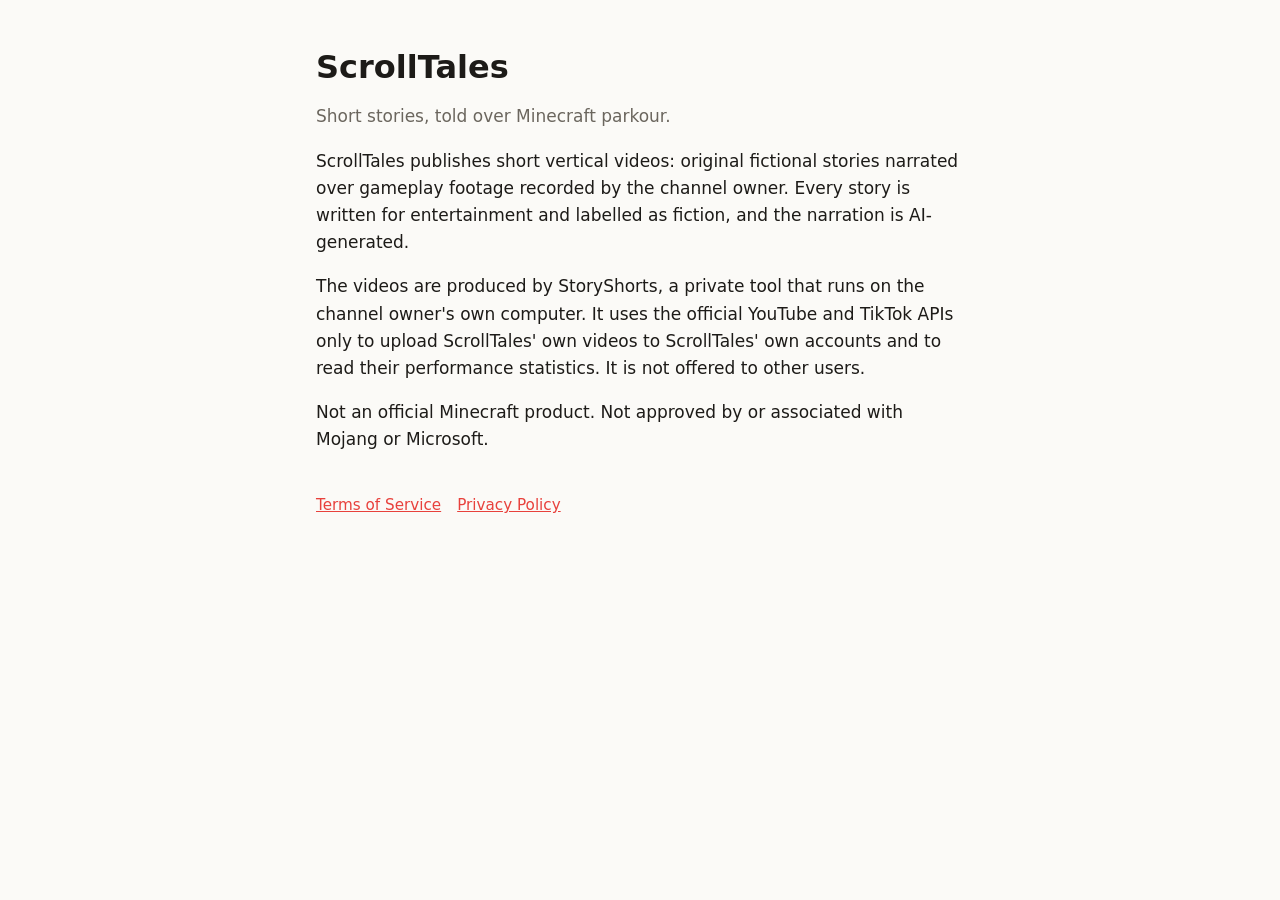
<file: index.html>
<!doctype html>
<html lang="en">
<head>
<meta charset="utf-8">
<meta name="viewport" content="width=device-width, initial-scale=1">
<title>ScrollTales</title>
<meta name="description" content="ScrollTales makes short fictional story videos over Minecraft parkour gameplay.">
<link rel="stylesheet" href="style.css">
</head>
<body>
<main>
  <h1>ScrollTales</h1>
  <p class="muted">Short stories, told over Minecraft parkour.</p>
  <p>ScrollTales publishes short vertical videos: original fictional stories narrated over gameplay footage recorded by
    the channel owner. Every story is written for entertainment and labelled as fiction, and the narration is
    AI-generated.</p>
  <p>The videos are produced by StoryShorts, a private tool that runs on the channel owner's own computer. It uses the
    official YouTube and TikTok APIs only to upload ScrollTales' own videos to ScrollTales' own accounts and to read
    their performance statistics. It is not offered to other users.</p>
  <p>Not an official Minecraft product. Not approved by or associated with Mojang or Microsoft.</p>
  <nav><a href="terms.html">Terms of Service</a><a href="privacy.html">Privacy Policy</a></nav>
</main>
</body>
</html>
</file>
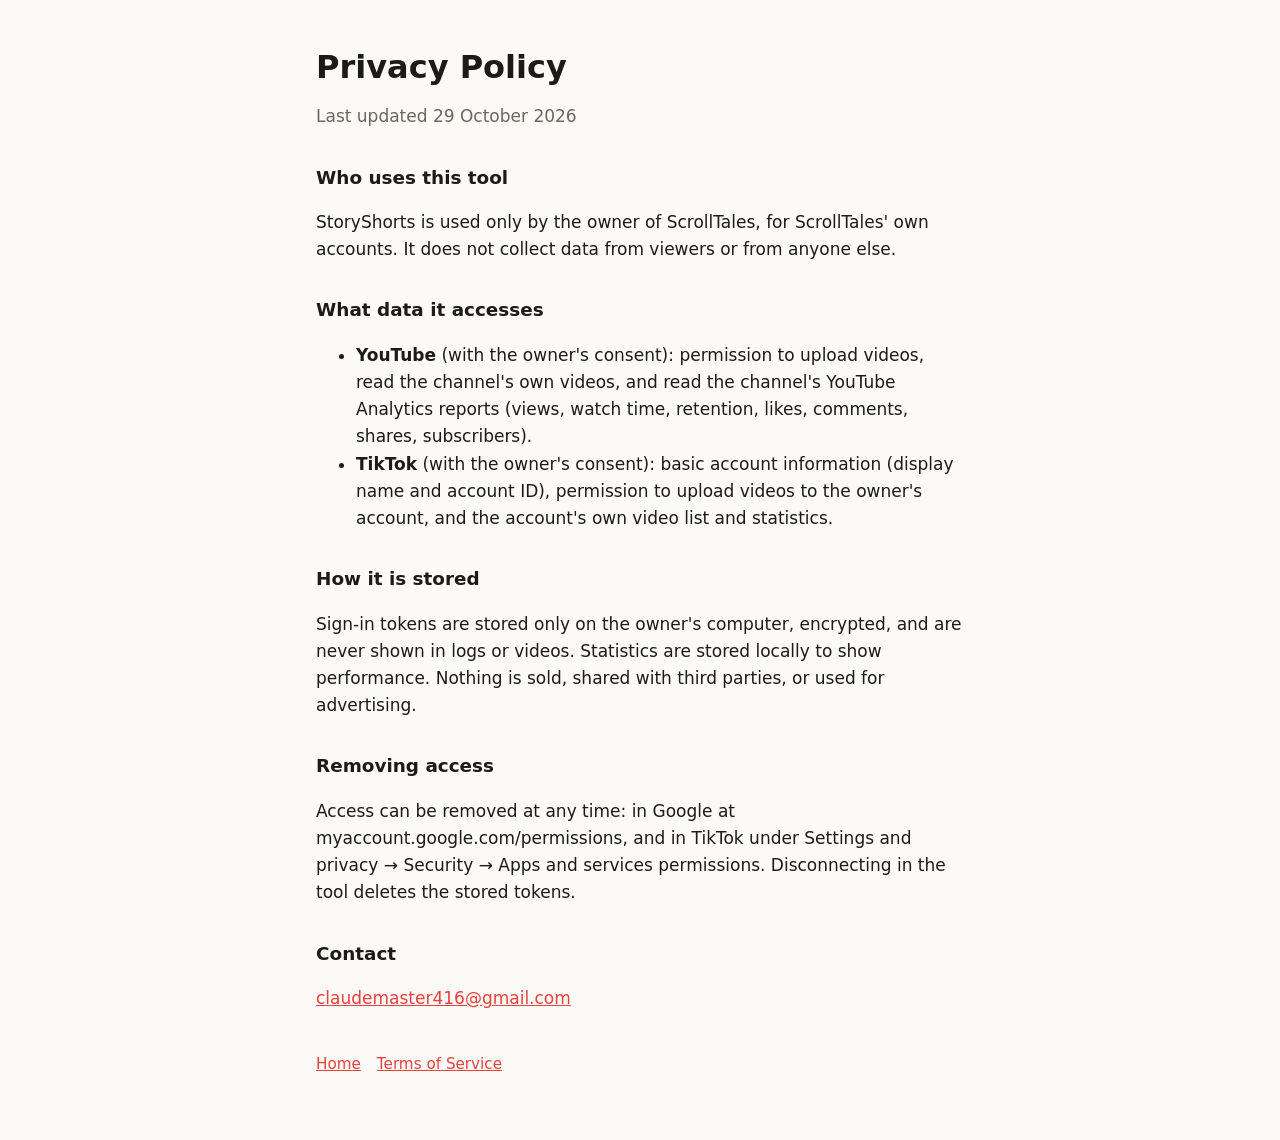
<file: privacy.html>
<!doctype html>
<html lang="en">
<head>
<meta charset="utf-8">
<meta name="viewport" content="width=device-width, initial-scale=1">
<title>Privacy Policy · ScrollTales</title>
<link rel="stylesheet" href="style.css">
</head>
<body>
<main>
  <h1>Privacy Policy</h1>
  <p class="muted">Last updated 29 October 2026</p>
  <h2>Who uses this tool</h2>
  <p>StoryShorts is used only by the owner of ScrollTales, for ScrollTales' own accounts. It does not collect data from
    viewers or from anyone else.</p>
  <h2>What data it accesses</h2>
  <ul>
    <li><b>YouTube</b> (with the owner's consent): permission to upload videos, read the channel's own videos, and read
      the channel's YouTube Analytics reports (views, watch time, retention, likes, comments, shares, subscribers).</li>
    <li><b>TikTok</b> (with the owner's consent): basic account information (display name and account ID), permission
      to upload videos to the owner's account, and the account's own video list and statistics.</li>
  </ul>
  <h2>How it is stored</h2>
  <p>Sign-in tokens are stored only on the owner's computer, encrypted, and are never shown in logs or videos.
    Statistics are stored locally to show performance. Nothing is sold, shared with third parties, or used for
    advertising.</p>
  <h2>Removing access</h2>
  <p>Access can be removed at any time: in Google at myaccount.google.com/permissions, and in TikTok under
    Settings and privacy → Security → Apps and services permissions. Disconnecting in the tool deletes the stored tokens.</p>
  <h2>Contact</h2>
  <p><a href="mailto:claudemaster416@gmail.com">claudemaster416@gmail.com</a></p>
  <nav><a href="index.html">Home</a><a href="terms.html">Terms of Service</a></nav>
</main>
</body>
</html>
</file>
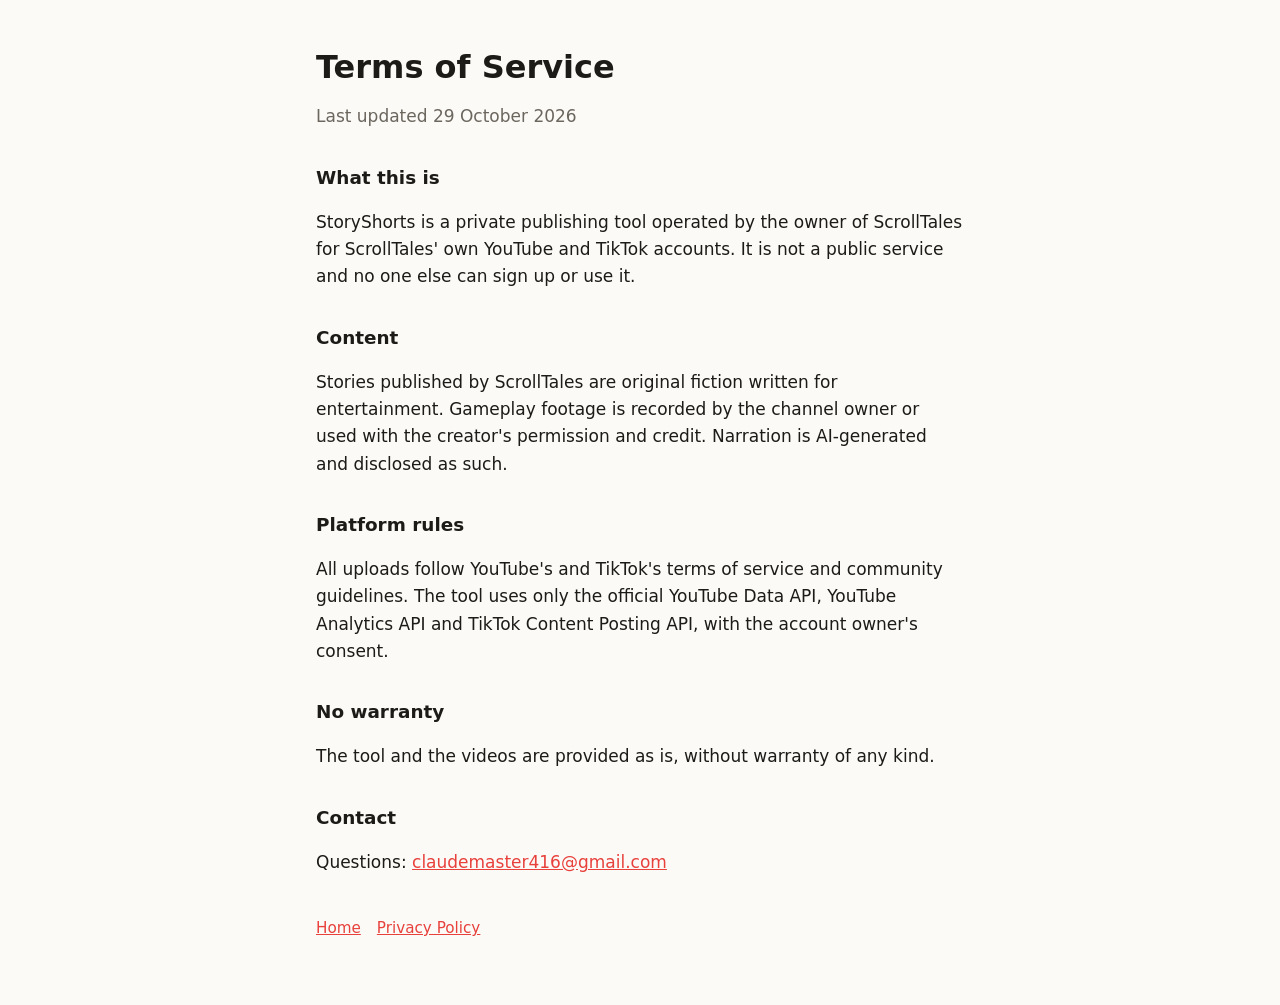
<file: terms.html>
<!doctype html>
<html lang="en">
<head>
<meta charset="utf-8">
<meta name="viewport" content="width=device-width, initial-scale=1">
<title>Terms of Service · ScrollTales</title>
<link rel="stylesheet" href="style.css">
</head>
<body>
<main>
  <h1>Terms of Service</h1>
  <p class="muted">Last updated 29 October 2026</p>
  <h2>What this is</h2>
  <p>StoryShorts is a private publishing tool operated by the owner of ScrollTales for ScrollTales' own YouTube and
    TikTok accounts. It is not a public service and no one else can sign up or use it.</p>
  <h2>Content</h2>
  <p>Stories published by ScrollTales are original fiction written for entertainment. Gameplay footage is recorded by
    the channel owner or used with the creator's permission and credit. Narration is AI-generated and disclosed as such.</p>
  <h2>Platform rules</h2>
  <p>All uploads follow YouTube's and TikTok's terms of service and community guidelines. The tool uses only the
    official YouTube Data API, YouTube Analytics API and TikTok Content Posting API, with the account owner's consent.</p>
  <h2>No warranty</h2>
  <p>The tool and the videos are provided as is, without warranty of any kind.</p>
  <h2>Contact</h2>
  <p>Questions: <a href="mailto:claudemaster416@gmail.com">claudemaster416@gmail.com</a></p>
  <nav><a href="index.html">Home</a><a href="privacy.html">Privacy Policy</a></nav>
</main>
</body>
</html>
</file>
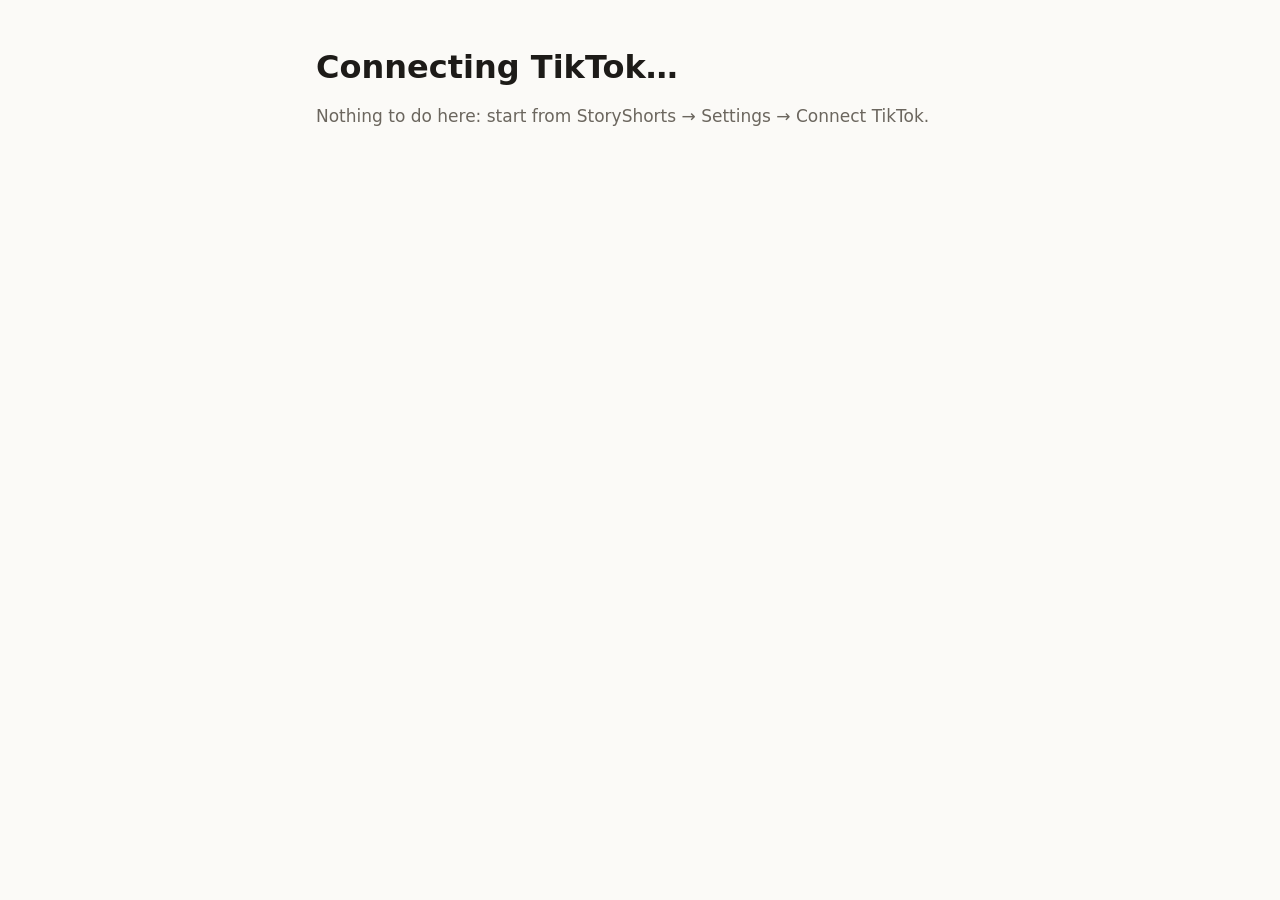
<file: tiktok-callback.html>
<!doctype html>
<html lang="en">
<head>
<meta charset="utf-8">
<meta name="viewport" content="width=device-width, initial-scale=1">
<meta name="robots" content="noindex">
<title>Connecting TikTok · ScrollTales</title>
<link rel="stylesheet" href="style.css">
</head>
<body>
<main>
  <h1>Connecting TikTok…</h1>
  <p class="muted" id="msg">Handing the sign-in back to StoryShorts on this computer.</p>
</main>
<script>
  // TikTok only accepts https redirect addresses, so it sends the one-time code here; this page passes it straight
  // to the StoryShorts dashboard running on this same computer. Nothing is stored or sent anywhere else.
  if (location.search) {
    location.replace("http://localhost:8000/oauth/tiktok/callback" + location.search);
  } else {
    document.getElementById("msg").textContent = "Nothing to do here: start from StoryShorts → Settings → Connect TikTok.";
  }
</script>
</body>
</html>
</file>
<file: style.css>
:root { --bg: #fbfaf7; --fg: #1d1b18; --muted: #6b665e; --accent: #e8413c; }
@media (prefers-color-scheme: dark) { :root { --bg: #141312; --fg: #eeeae3; --muted: #a39d93; --accent: #ff6b5e; } }
* { box-sizing: border-box; }
body { margin: 0; background: var(--bg); color: var(--fg); font: 17px/1.6 system-ui, -apple-system, "Segoe UI", sans-serif; }
main { max-width: 680px; margin: 0 auto; padding: 48px 16px 64px; }
h1 { font-size: 2rem; line-height: 1.2; margin: 0 0 8px; }
h2 { font-size: 1.15rem; margin: 32px 0 8px; }
p, li { color: var(--fg); }
.muted { color: var(--muted); }
a { color: var(--accent); }
nav { display: flex; gap: 16px; margin-top: 40px; font-size: .95rem; }
</file>
